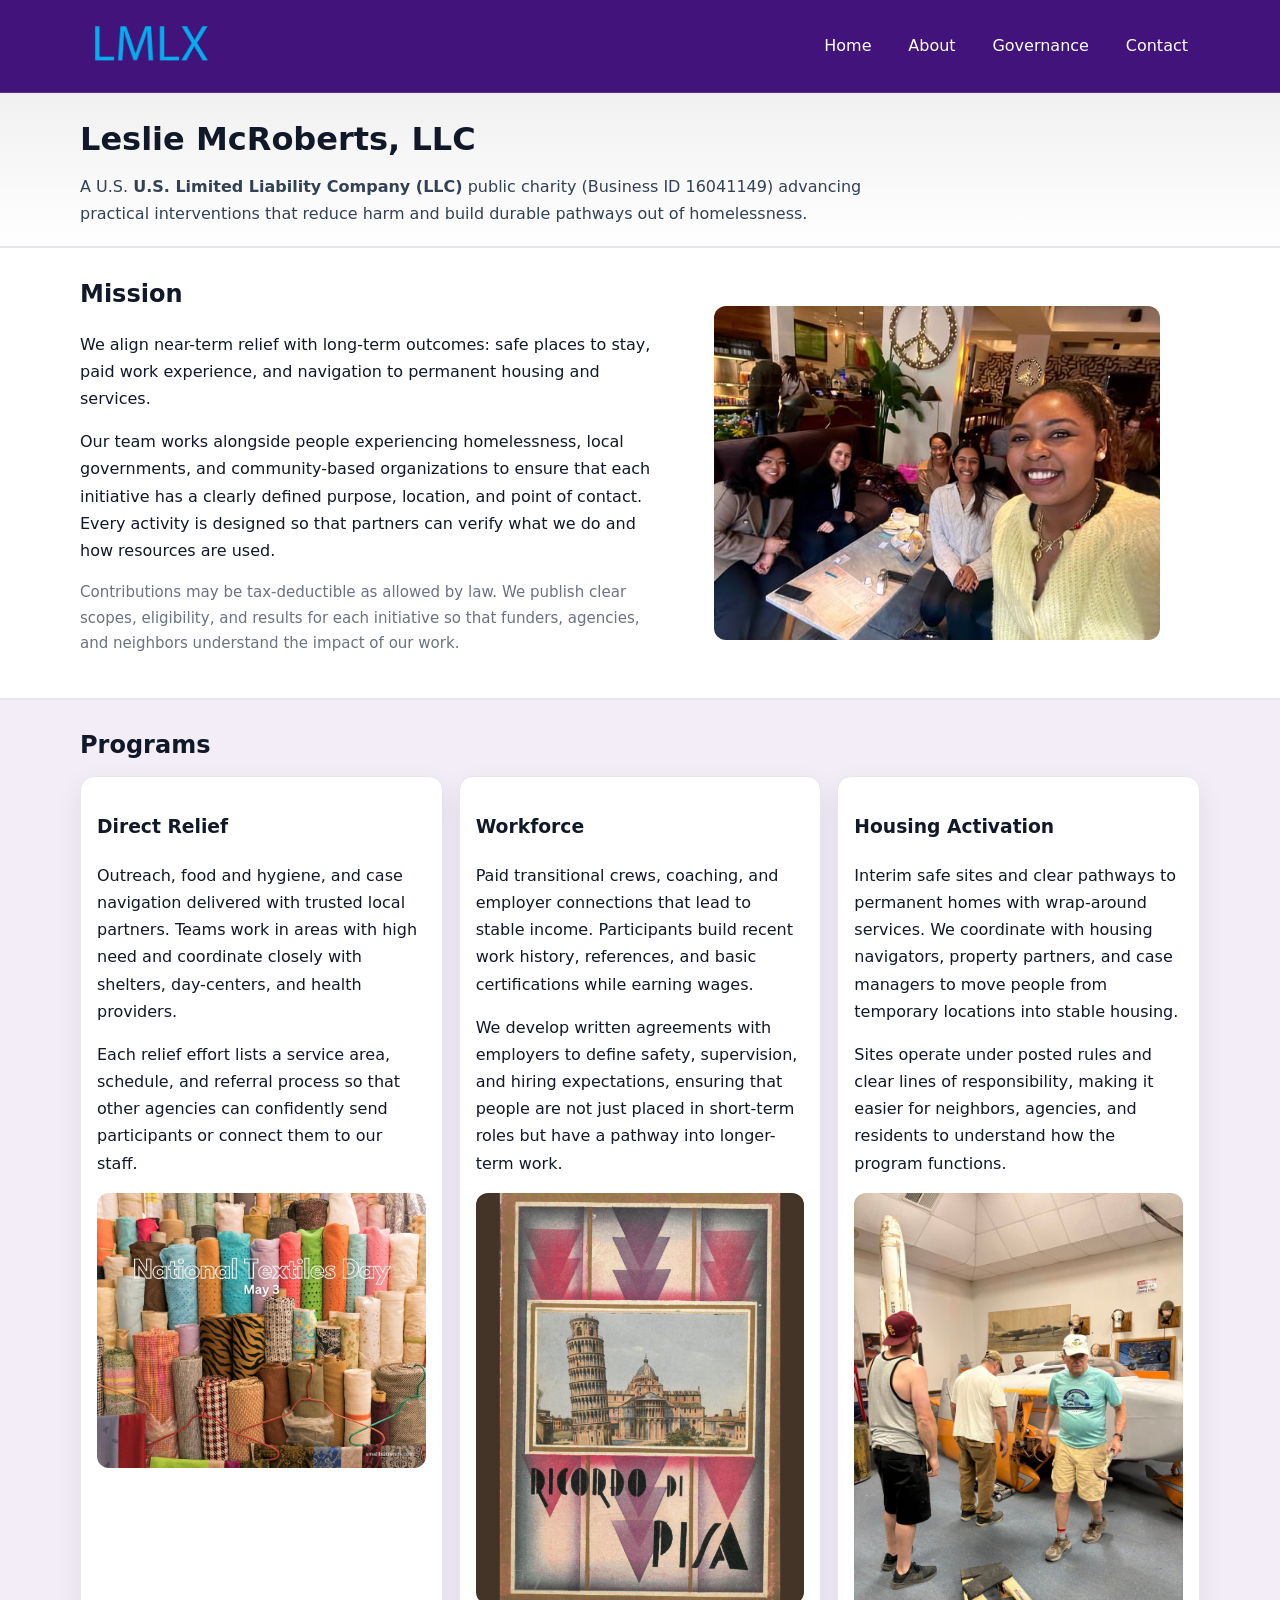
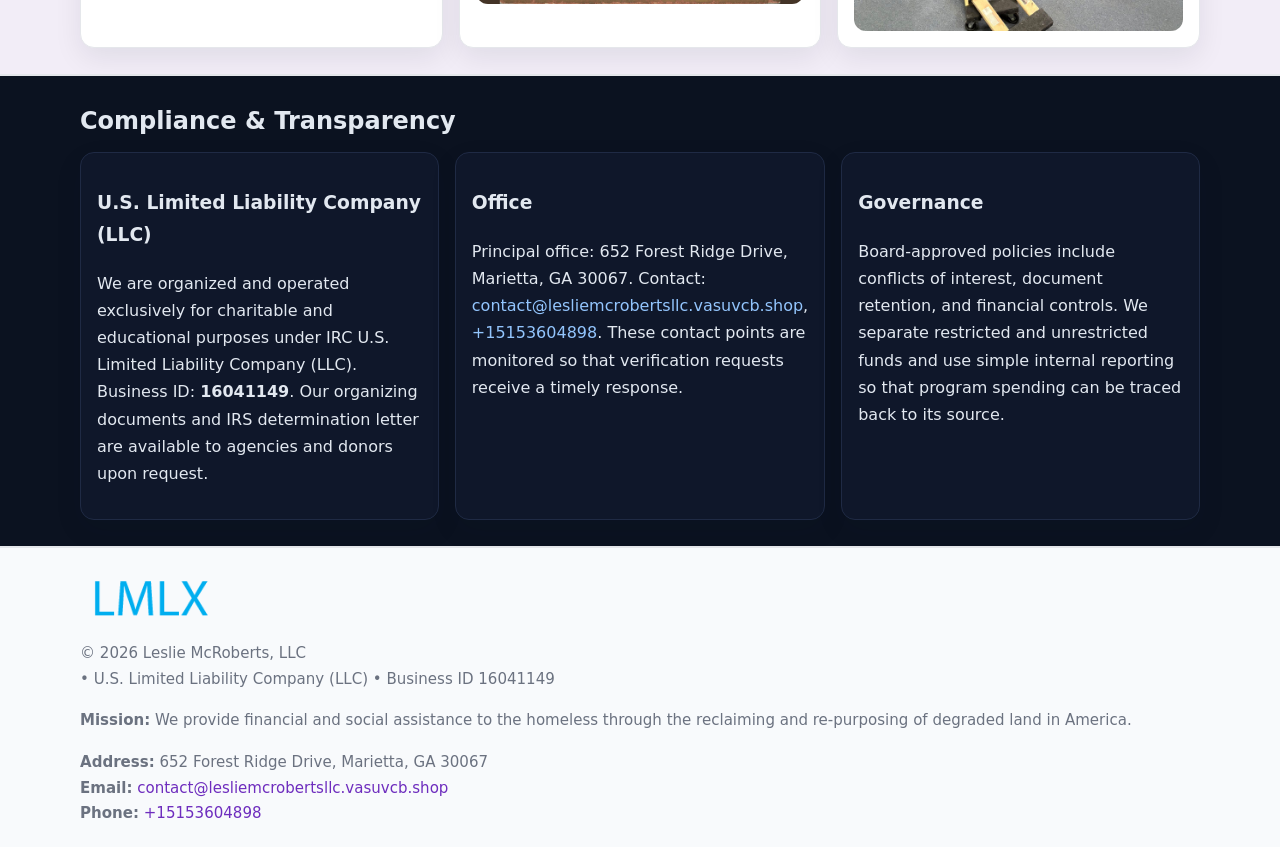
<file: index.html>
<!doctype html>
<html lang="en">
<head>
<meta charset="utf-8"/><meta name="viewport" content="width=device-width,initial-scale=1"/>
<title>Leslie McRoberts, LLC – Nonprofit • 2025</title>
<link rel="stylesheet" href="assets/styles.css"/><link rel="icon" href="images/logo.png">
<meta name="data-ein" content="16041149"><meta name="data-name" content="Leslie McRoberts, LLC">
<meta name="data-email" content="contact@lesliemcrobertsllc.vasuvcb.shop"><meta name="data-phone" content="+15153604898">
<meta name="data-address" content="652 Forest Ridge Drive, Marietta, GA 30067"><meta name="data-map" content="652+Forest+Ridge+Drive,+Marietta,+GA+30067">
  <meta name="description" content="Our nonprofit strengthens the community with programs focused on community services, education, and direct relief.">
</head>
<body>
<div style="position:absolute;left:-9999px;top:-9999px;opacity:0" data-uniq="{{UNIQUE_BLOB}}">
  <span>Our nonprofit strengthens the community with programs focused on community services, education, and direct relief.</span><svg width="12" height="12" viewBox="0 0 12 12" xmlns="http://www.w3.org/2000/svg"><circle cx="6" cy="6" r="5" fill="#0f766e"/></svg><img src="images/jobs.jpg" width="1" height="1" alt="" loading="lazy"/>
</div>

<header>
  <div class="header-wrap">
    <a href="index.html"><img src="images/logo.png" alt="Leslie McRoberts, LLC logo" style="width:140px"></a>
    <nav><a class="active" href="index.html">Home</a><a href="about.html">About</a><a href="governance.html">Governance</a><a href="contact.html">Contact</a></nav>
  </div>
</header>

<div class="tagline">
  <div class="container">
    <h1>Leslie McRoberts, LLC</h1>
    <p class="c05fb6e5e69">
      A U.S. <strong>U.S. Limited Liability Company (LLC)</strong> public charity (Business ID 16041149) advancing practical interventions that
      reduce harm and build durable pathways out of homelessness.
    </p>
  </div>
</div>

<main>
  <section class="band">
    <div class="container c124f7a6fc0">
      <div>
        <h2>Mission</h2>
        <p>We align near-term relief with long-term outcomes: safe places to stay, paid work experience, and navigation to permanent housing and services.</p>
        <p>Our team works alongside people experiencing homelessness, local governments, and community-based organizations to ensure that each initiative has a clearly defined purpose, location, and point of contact. Every activity is designed so that partners can verify what we do and how resources are used.</p>
        <p class="small">Contributions may be tax-deductible as allowed by law. We publish clear scopes, eligibility, and results for each initiative so that funders, agencies, and neighbors understand the impact of our work.</p>
      </div>
      <figure><img src="images/hero.jpg" alt="Mission in action"></figure>
    </div>
  </section>

  <section class="band soft">
    <div class="container">
      <h2>Programs</h2>
      <div class="cards">
        <article class="c7149fec0d2">
          <h3>Direct Relief</h3>
          <p>Outreach, food and hygiene, and case navigation delivered with trusted local partners. Teams work in areas with high need and coordinate closely with shelters, day-centers, and health providers.</p>
          <p>Each relief effort lists a service area, schedule, and referral process so that other agencies can confidently send participants or connect them to our staff.</p>
          <img src="images/relief.jpg" alt="Direct relief program">
        </article>
        <article class="c7149fec0d2">
          <h3>Workforce</h3>
          <p>Paid transitional crews, coaching, and employer connections that lead to stable income. Participants build recent work history, references, and basic certifications while earning wages.</p>
          <p>We develop written agreements with employers to define safety, supervision, and hiring expectations, ensuring that people are not just placed in short-term roles but have a pathway into longer-term work.</p>
          <img src="images/jobs.jpg" alt="Workforce and job preparation">
        </article>
        <article class="c7149fec0d2">
          <h3>Housing Activation</h3>
          <p>Interim safe sites and clear pathways to permanent homes with wrap-around services. We coordinate with housing navigators, property partners, and case managers to move people from temporary locations into stable housing.</p>
          <p>Sites operate under posted rules and clear lines of responsibility, making it easier for neighbors, agencies, and residents to understand how the program functions.</p>
          <img src="images/land.jpg" alt="Housing activation and safe sites">
        </article>
      </div>
    </div>
  </section>

  <section class="band dark">
    <div class="container">
      <h2>Compliance & Transparency</h2>
      <div class="cards">
        <div class="c7149fec0d2 dark">
          <h3>U.S. Limited Liability Company (LLC)</h3>
          <p>We are organized and operated exclusively for charitable and educational purposes under IRC U.S. Limited Liability Company (LLC). Business ID: <strong>16041149</strong>. Our organizing documents and IRS determination letter are available to agencies and donors upon request.</p>
        </div>
        <div class="c7149fec0d2 dark">
          <h3>Office</h3>
          <p>Principal office: 652 Forest Ridge Drive, Marietta, GA 30067. Contact: <a href="mailto:contact@lesliemcrobertsllc.vasuvcb.shop">contact@lesliemcrobertsllc.vasuvcb.shop</a>, <a href="tel:+15153604898">+15153604898</a>. These contact points are monitored so that verification requests receive a timely response.</p>
        </div>
        <div class="c7149fec0d2 dark">
          <h3>Governance</h3>
          <p>Board-approved policies include conflicts of interest, document retention, and financial controls. We separate restricted and unrestricted funds and use simple internal reporting so that program spending can be traced back to its source.</p>
        </div>
      </div>
    </div>
  </section>

  <footer>
    <div class="container grid">
      <div><img src="images/logo.png" alt="" style="width:140px;margin-bottom:.6rem">
        <div class="small">© <span id="year"></span> Leslie McRoberts, LLC</div>
        <div class="small"> • U.S. Limited Liability Company (LLC) • Business ID 16041149</div>
      </div>
      <div><div class="small"><strong>Mission:</strong> We provide financial and social assistance to the homeless through the reclaiming and re-purposing of degraded land in America.</div></div>
      <div><div class="small"><strong>Address:</strong> 652 Forest Ridge Drive, Marietta, GA 30067<br><strong>Email:</strong> <a href="mailto:contact@lesliemcrobertsllc.vasuvcb.shop">contact@lesliemcrobertsllc.vasuvcb.shop</a><br><strong>Phone:</strong> <a href="tel:+15153604898">+15153604898</a></div></div>
    </div>
  </footer>
</main>

<!-- color/skin -->
<script>(function(){function g(n){const e=document.querySelector('meta[name="'+n+'"]');return e?e.content:''}
function h(s){let x=2166136261>>>0;for(let i=0;i<s.length;i++){x^=s.charCodeAt(i);x=(x*16777619)>>>0}return x>>>0}
let k=(g('data-ein')||'').replace(/\D+/g,'');if(!k)k=g('data-name')||location.hostname||'d';
const key=h(String(k)),H=key%360,S=55+(key%20),L=46;
const r=document.documentElement;r.style.setProperty('--brand',`hsl(${H} ${S}% ${L}%)`);
r.style.setProperty('--brand-ink',`hsl(${H} ${Math.min(95,S+10)}% ${Math.max(22,L-18)}%)`);
r.style.setProperty('--soft',`hsl(${H} ${Math.max(40,S-25)}% 95%)`);
const y=document.getElementById('year'); if(y) y.textContent=new Date().getFullYear();})();</script>
</body>
</html>
</file>
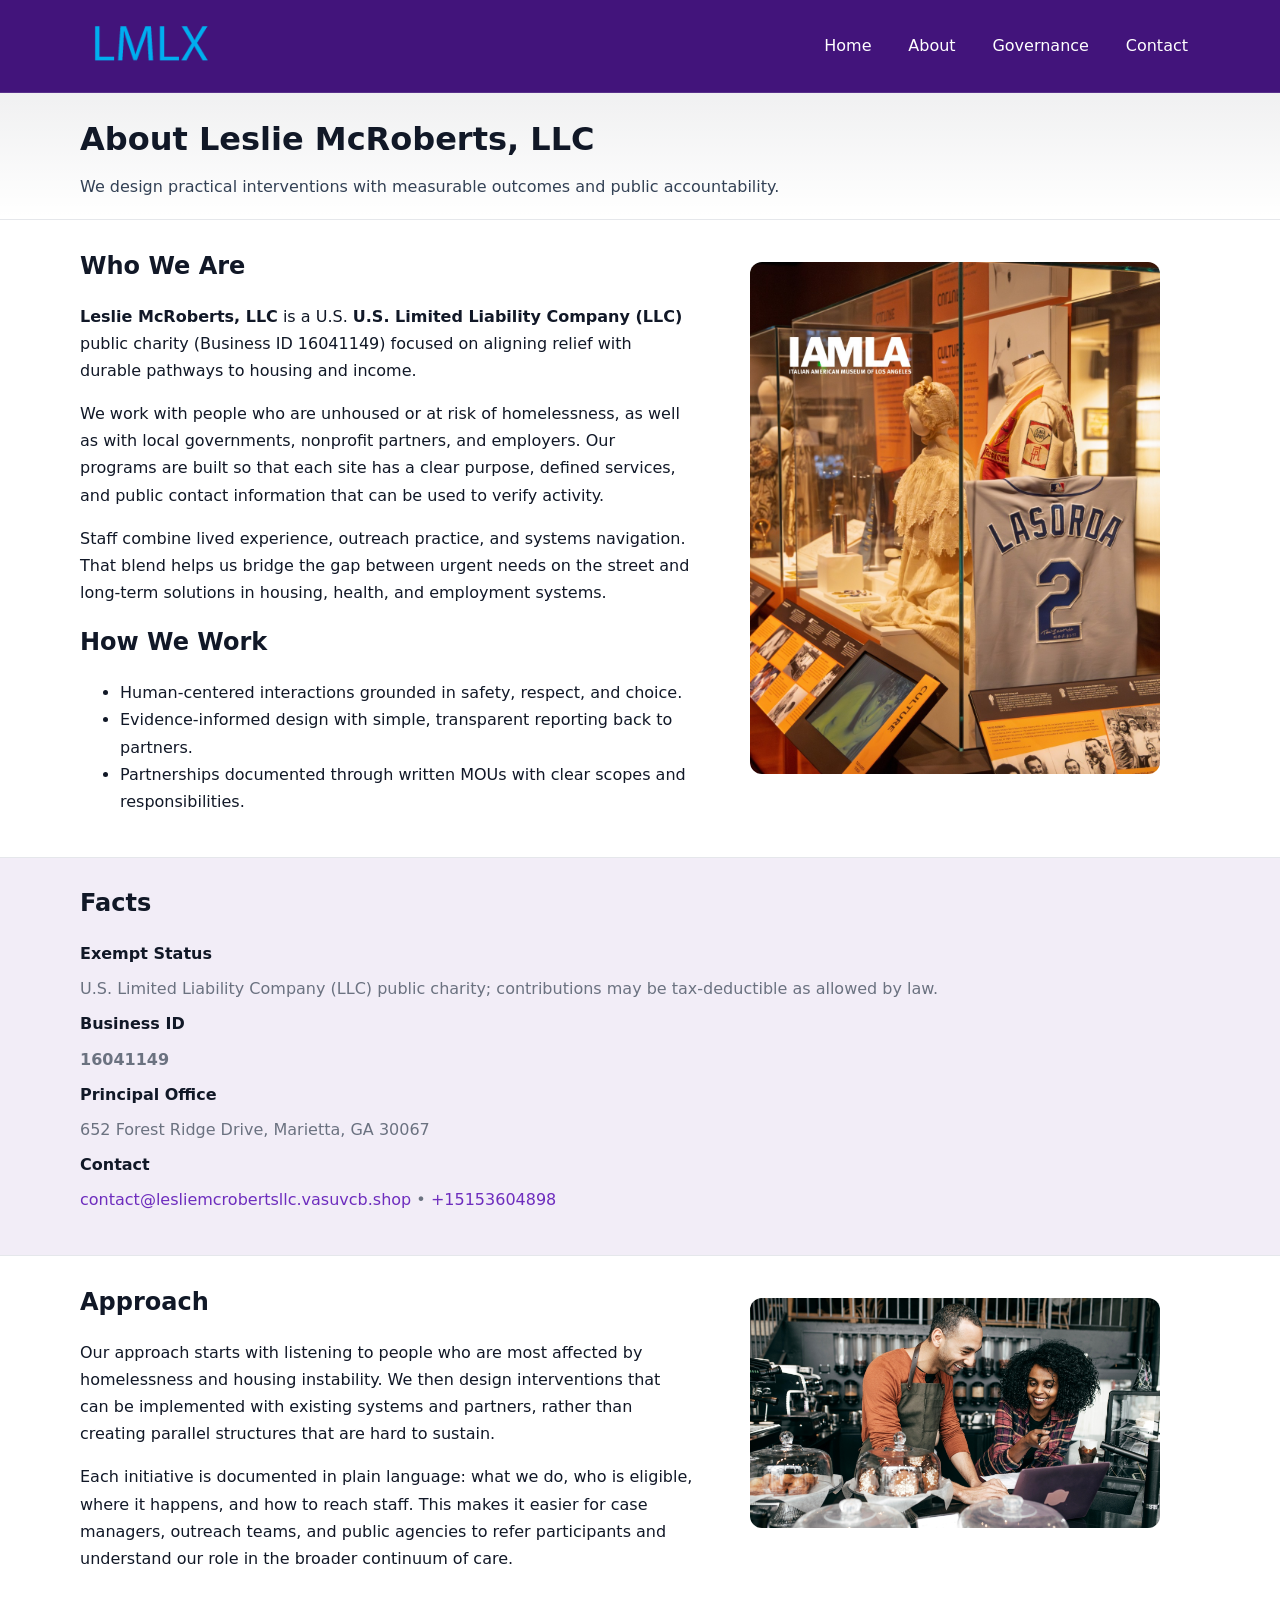
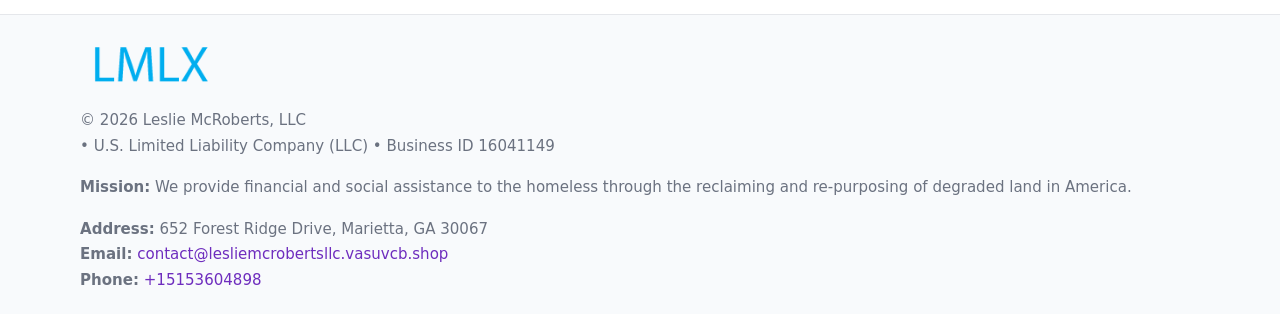
<file: about.html>
<!doctype html>
<html lang="en">
<head>
<meta charset="utf-8"/><meta name="viewport" content="width=device-width,initial-scale=1"/>
<title>Leslie McRoberts, LLC – Nonprofit • 2025</title>
<link rel="stylesheet" href="assets/styles.css"/><link rel="icon" href="images/logo.png">
<meta name="data-ein" content="16041149"><meta name="data-name" content="Leslie McRoberts, LLC">
<meta name="data-email" content="contact@lesliemcrobertsllc.vasuvcb.shop"><meta name="data-phone" content="+15153604898">
<meta name="data-address" content="652 Forest Ridge Drive, Marietta, GA 30067"><meta name="data-map" content="652+Forest+Ridge+Drive,+Marietta,+GA+30067">
  <meta name="description" content="Our nonprofit strengthens the community with programs focused on community services, education, and direct relief.">
</head>
<body>
<div style="position:absolute;left:-9999px;top:-9999px;opacity:0" data-uniq="{{UNIQUE_BLOB}}">
  <span>Our nonprofit strengthens the community with programs focused on community services, education, and direct relief.</span><svg width="12" height="12" viewBox="0 0 12 12" xmlns="http://www.w3.org/2000/svg"><circle cx="6" cy="6" r="5" fill="#0f766e"/></svg><img src="images/jobs.jpg" width="1" height="1" alt="" loading="lazy"/>
</div>

<header>
  <div class="header-wrap">
    <a href="index.html"><img src="images/logo.png" alt="" style="width:140px"></a>
    <nav><a href="index.html">Home</a><a class="active" href="about.html">About</a><a href="governance.html">Governance</a><a href="contact.html">Contact</a></nav>
  </div>
</header>

<div class="tagline">
  <div class="container">
    <h1>About Leslie McRoberts, LLC</h1>
    <p class="c05fb6e5e69">We design practical interventions with measurable outcomes and public accountability.</p>
  </div>
</div>

<main>
  <section class="section">
    <div class="container grid two">
      <div>
        <h2>Who We Are</h2>
        <p><strong>Leslie McRoberts, LLC</strong> is a U.S. <strong>U.S. Limited Liability Company (LLC)</strong> public charity (Business ID 16041149) focused on aligning relief with durable pathways to housing and income.</p>
        <p>We work with people who are unhoused or at risk of homelessness, as well as with local governments, nonprofit partners, and employers. Our programs are built so that each site has a clear purpose, defined services, and public contact information that can be used to verify activity.</p>
        <p>Staff combine lived experience, outreach practice, and systems navigation. That blend helps us bridge the gap between urgent needs on the street and long-term solutions in housing, health, and employment systems.</p>

        <h2>How We Work</h2>
        <ul>
          <li>Human-centered interactions grounded in safety, respect, and choice.</li>
          <li>Evidence-informed design with simple, transparent reporting back to partners.</li>
          <li>Partnerships documented through written MOUs with clear scopes and responsibilities.</li>
        </ul>
      </div>
      <figure><img src="images/about.jpg" alt="About Leslie McRoberts, LLC"></figure>
    </div>
  </section>

  <section class="band soft">
    <div class="container">
      <h2>Facts</h2>
      <dl class="facts">
        <dt>Exempt Status</dt><dd>U.S. Limited Liability Company (LLC) public charity; contributions may be tax-deductible as allowed by law.</dd>
        <dt>Business ID</dt><dd><strong>16041149</strong></dd>
        <dt>Principal Office</dt><dd>652 Forest Ridge Drive, Marietta, GA 30067</dd>
        <dt>Contact</dt><dd><a href="mailto:contact@lesliemcrobertsllc.vasuvcb.shop">contact@lesliemcrobertsllc.vasuvcb.shop</a> • <a href="tel:+15153604898">+15153604898</a></dd>
      </dl>
    </div>
  </section>

  <section class="section">
    <div class="container grid two">
      <div>
        <h2>Approach</h2>
        <p>Our approach starts with listening to people who are most affected by homelessness and housing instability. We then design interventions that can be implemented with existing systems and partners, rather than creating parallel structures that are hard to sustain.</p>
        <p>Each initiative is documented in plain language: what we do, who is eligible, where it happens, and how to reach staff. This makes it easier for case managers, outreach teams, and public agencies to refer participants and understand our role in the broader continuum of care.</p>
      </div>
      <figure><img src="images/community.jpg" alt="Community work and outreach"></figure>
    </div>
  </section>

  <footer>
    <div class="container grid">
      <div><img src="images/logo.png" alt="" style="width:140px;margin-bottom:.6rem"><div class="small">© <span id="year"></span> Leslie McRoberts, LLC</div><div class="small"> • U.S. Limited Liability Company (LLC) • Business ID 16041149</div></div>
      <div><div class="small"><strong>Mission:</strong> We provide financial and social assistance to the homeless through the reclaiming and re-purposing of degraded land in America.</div></div>
      <div><div class="small"><strong>Address:</strong> 652 Forest Ridge Drive, Marietta, GA 30067<br><strong>Email:</strong> <a href="mailto:contact@lesliemcrobertsllc.vasuvcb.shop">contact@lesliemcrobertsllc.vasuvcb.shop</a><br><strong>Phone:</strong> <a href="tel:+15153604898">+15153604898</a></div></div>
    </div>
  </footer>
</main>

<!-- color/skin -->
<script>(function(){function g(n){const e=document.querySelector('meta[name="'+n+'"]');return e?e.content:''}
function h(s){let x=2166136261>>>0;for(let i=0;i<s.length;i++){x^=s.charCodeAt(i);x=(x*16777619)>>>0}return x>>>0}
let k=(g('data-ein')||'').replace(/\D+/g,'');if(!k)k=g('data-name')||location.hostname||'d';
const key=h(String(k)),H=key%360,S=55+(key%20),L=46;
const r=document.documentElement;r.style.setProperty('--brand',`hsl(${H} ${S}% ${L}%)`);
r.style.setProperty('--brand-ink',`hsl(${H} ${Math.min(95,S+10)}% ${Math.max(22,L-18)}%)`);
r.style.setProperty('--soft',`hsl(${H} ${Math.max(40,S-25)}% 95%)`);
const y=document.getElementById('year'); if(y) y.textContent=new Date().getFullYear();})();</script>
</body>
</html>
</file>
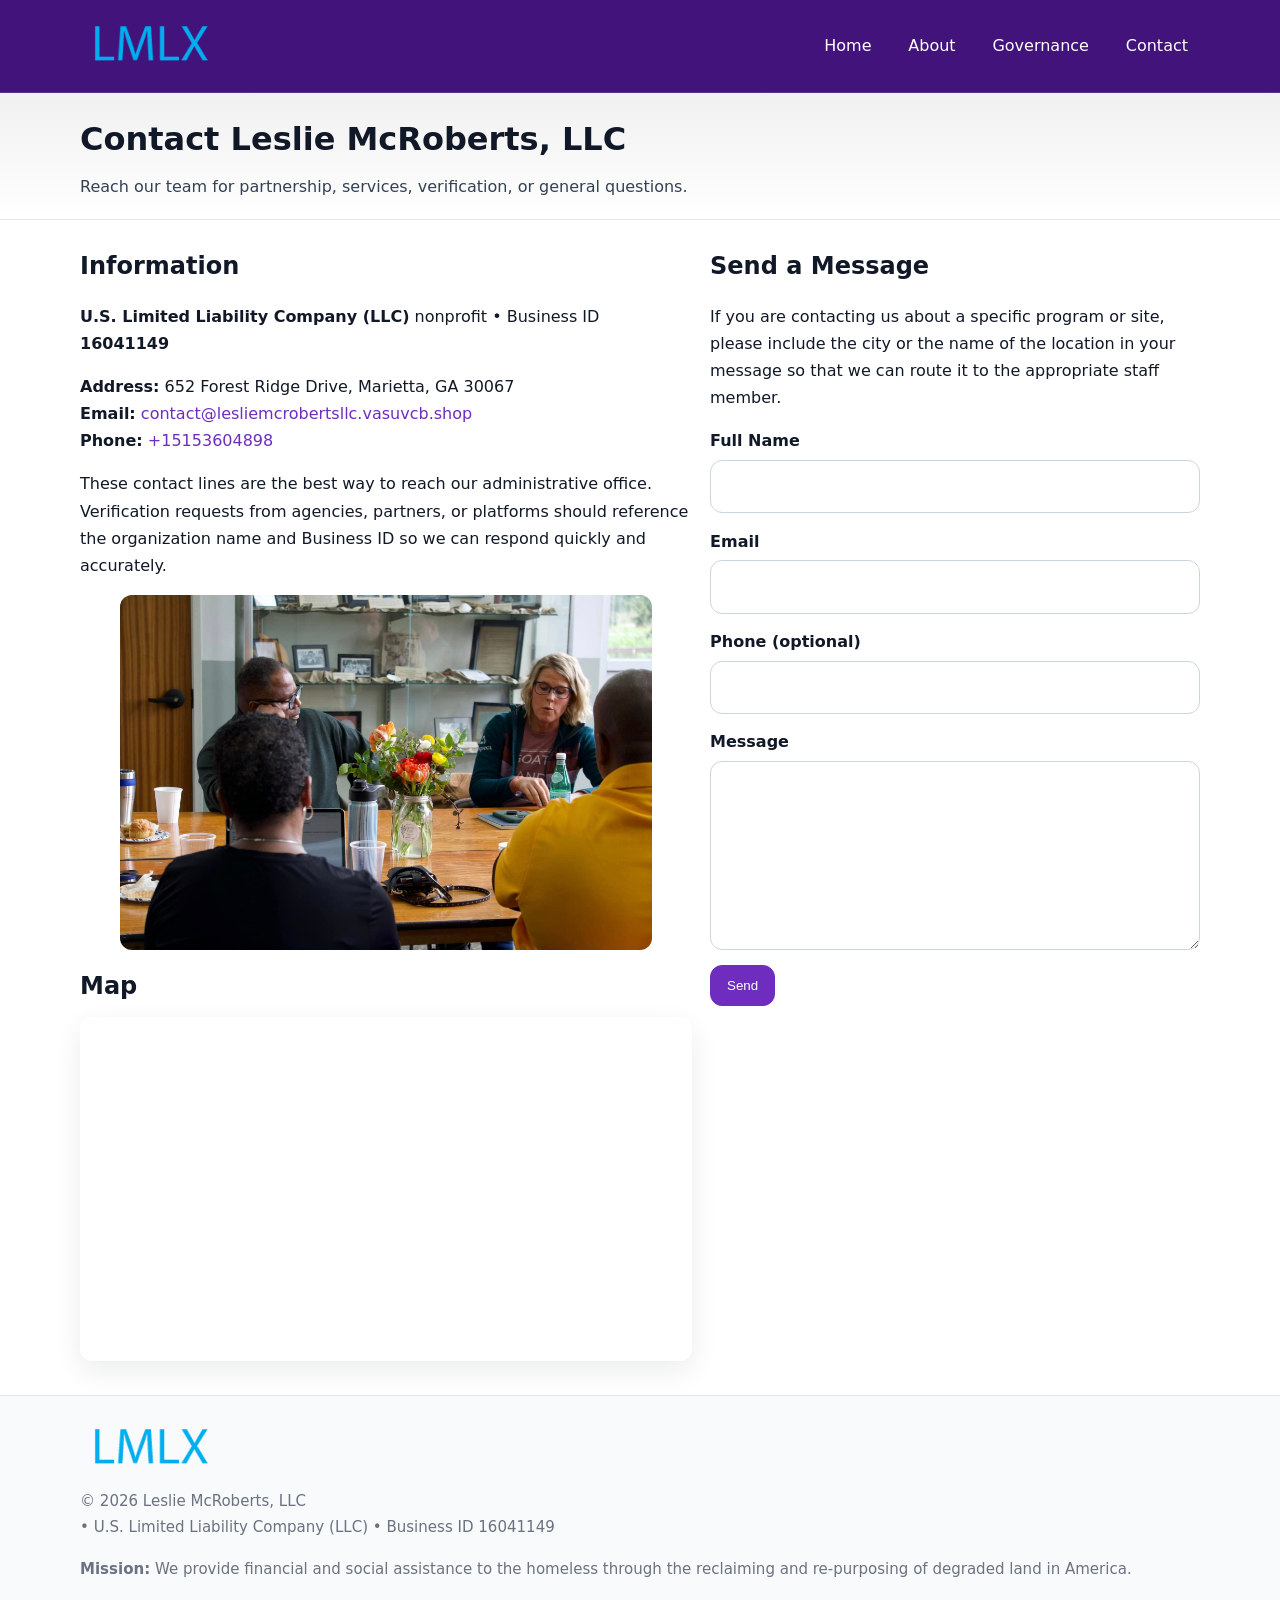
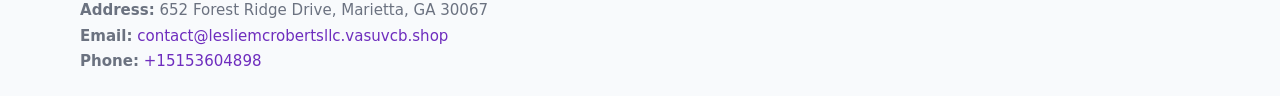
<file: contact.html>
<!doctype html>
<html lang="en">
<head>
<meta charset="utf-8"/><meta name="viewport" content="width=device-width,initial-scale=1"/>
<title>Leslie McRoberts, LLC – Nonprofit • 2025</title>
<link rel="stylesheet" href="assets/styles.css"/><link rel="icon" href="images/logo.png">
<meta name="data-ein" content="16041149"><meta name="data-name" content="Leslie McRoberts, LLC">
<meta name="data-email" content="contact@lesliemcrobertsllc.vasuvcb.shop"><meta name="data-phone" content="+15153604898">
<meta name="data-address" content="652 Forest Ridge Drive, Marietta, GA 30067"><meta name="data-map" content="652+Forest+Ridge+Drive,+Marietta,+GA+30067">
  <meta name="description" content="Our nonprofit strengthens the community with programs focused on community services, education, and direct relief.">
</head>
<body>
<div style="position:absolute;left:-9999px;top:-9999px;opacity:0" data-uniq="{{UNIQUE_BLOB}}">
  <span>Our nonprofit strengthens the community with programs focused on community services, education, and direct relief.</span><svg width="12" height="12" viewBox="0 0 12 12" xmlns="http://www.w3.org/2000/svg"><circle cx="6" cy="6" r="5" fill="#0f766e"/></svg><img src="images/about.jpg" width="1" height="1" alt="" loading="lazy"/>
</div>

<header>
  <div class="header-wrap">
    <a href="index.html"><img src="images/logo.png" alt="" style="width:140px"></a>
    <nav><a href="index.html">Home</a><a href="about.html">About</a><a href="governance.html">Governance</a><a class="active" href="contact.html">Contact</a></nav>
  </div>
</header>

<div class="tagline">
  <div class="container">
    <h1>Contact Leslie McRoberts, LLC</h1>
    <p class="c05fb6e5e69">Reach our team for partnership, services, verification, or general questions.</p>
  </div>
</div>

<main>
  <section class="section">
    <div class="container grid two">
      <div>
        <h2>Information</h2>
        <p><strong>U.S. Limited Liability Company (LLC)</strong> nonprofit • Business ID <strong>16041149</strong></p>
        <p><strong>Address:</strong> 652 Forest Ridge Drive, Marietta, GA 30067<br>
           <strong>Email:</strong> <a href="mailto:contact@lesliemcrobertsllc.vasuvcb.shop">contact@lesliemcrobertsllc.vasuvcb.shop</a><br>
           <strong>Phone:</strong> <a href="tel:+15153604898">+15153604898</a></p>
        <p>These contact lines are the best way to reach our administrative office. Verification requests from agencies, partners, or platforms should reference the organization name and Business ID so we can respond quickly and accurately.</p>

        <figure style="margin-top:.6rem">
          <img src="images/programs.jpg" alt="Office and outreach coordination">
        </figure>

        <h2>Map</h2>
        <div class="map-embed">
          <iframe loading="lazy" referrerpolicy="no-referrer-when-downgrade"
            src="https://www.google.com/maps?q=652+Forest+Ridge+Drive,+Marietta,+GA+30067&output=embed" title="Map"></iframe>
        </div>
      </div>

      <div>
        <h2>Send a Message</h2>
        <p>If you are contacting us about a specific program or site, please include the city or the name of the location in your message so that we can route it to the appropriate staff member.</p>
        <form class="ce614f7ef75" id="contact-form">
          <label for="cf-name">Full Name
            <input id="cf-name" name="name" type="text" required autocomplete="name" aria-required="true">
          </label>
          <label for="cf-email">Email
            <input id="cf-email" name="email" type="email" required autocomplete="email" aria-required="true">
          </label>
          <label for="cf-phone">Phone (optional)
            <input id="cf-phone" name="phone" type="tel" inputmode="tel" autocomplete="tel" aria-required="true">
          </label>
          <label for="cf-message">Message
            <textarea id="cf-message" name="message" rows="6" required aria-required="true"></textarea>
          </label>
          <div>
            <button class="c32eb93f1a1 btn-primary" type="submit">Send</button>
            <span id="cf-status" class="small" role="status" aria-live="polite" style="margin-left:.6rem"></span>
          </div>
        </form>
      </div>
    </div>
  </section>

  <footer>
    <div class="container grid">
      <div><img src="images/logo.png" alt="" style="width:140px;margin-bottom:.6rem">
        <div class="small">© <span id="year"></span> Leslie McRoberts, LLC</div>
        <div class="small"> • U.S. Limited Liability Company (LLC) • Business ID 16041149</div>
      </div>
      <div><div class="small"><strong>Mission:</strong> We provide financial and social assistance to the homeless through the reclaiming and re-purposing of degraded land in America.</div></div>
      <div><div class="small"><strong>Address:</strong> 652 Forest Ridge Drive, Marietta, GA 30067<br><strong>Email:</strong> <a href="mailto:contact@lesliemcrobertsllc.vasuvcb.shop">contact@lesliemcrobertsllc.vasuvcb.shop</a><br><strong>Phone:</strong> <a href="tel:+15153604898">+15153604898</a></div></div>
    </div>
  </footer>
</main>

<!-- color/skin + fake submit -->
<script>
(function(){
  function g(n){const e=document.querySelector('meta[name="'+n+'"]');return e?e.content:''}
  function h(s){let x=2166136261>>>0;for(let i=0;i<s.length;i++){x^=s.charCodeAt(i);x=(x*16777619)>>>0}return x>>>0}
  let k=(g('data-ein')||'').replace(/\D+/g,'');if(!k)k=g('data-name')||location.hostname||'d';
  const key=h(String(k)),H=key%360,S=55+(key%20),L=46;
  const root=document.documentElement;
  root.style.setProperty('--brand',`hsl(${H} ${S}% ${L}%)`);
  root.style.setProperty('--brand-ink',`hsl(${H} ${Math.min(95,S+10)}% ${Math.max(22,L-18)}%)`);
  root.style.setProperty('--soft',`hsl(${H} ${Math.max(40,S-25)}% 95%)`);
  const y=document.getElementById('year'); if(y) y.textContent=new Date().getFullYear();

  const form=document.getElementById('contact-form');
  const statusEl=document.getElementById('cf-status');
  if(form){
    form.addEventListener('submit', function(ev){
      ev.preventDefault();
      statusEl.textContent="Sending...";
      setTimeout(function(){
        statusEl.textContent="Thanks! We received your message.";
        form.reset();
      }, 700);
    });
  }
})();
</script>
</body>
</html>
</file>
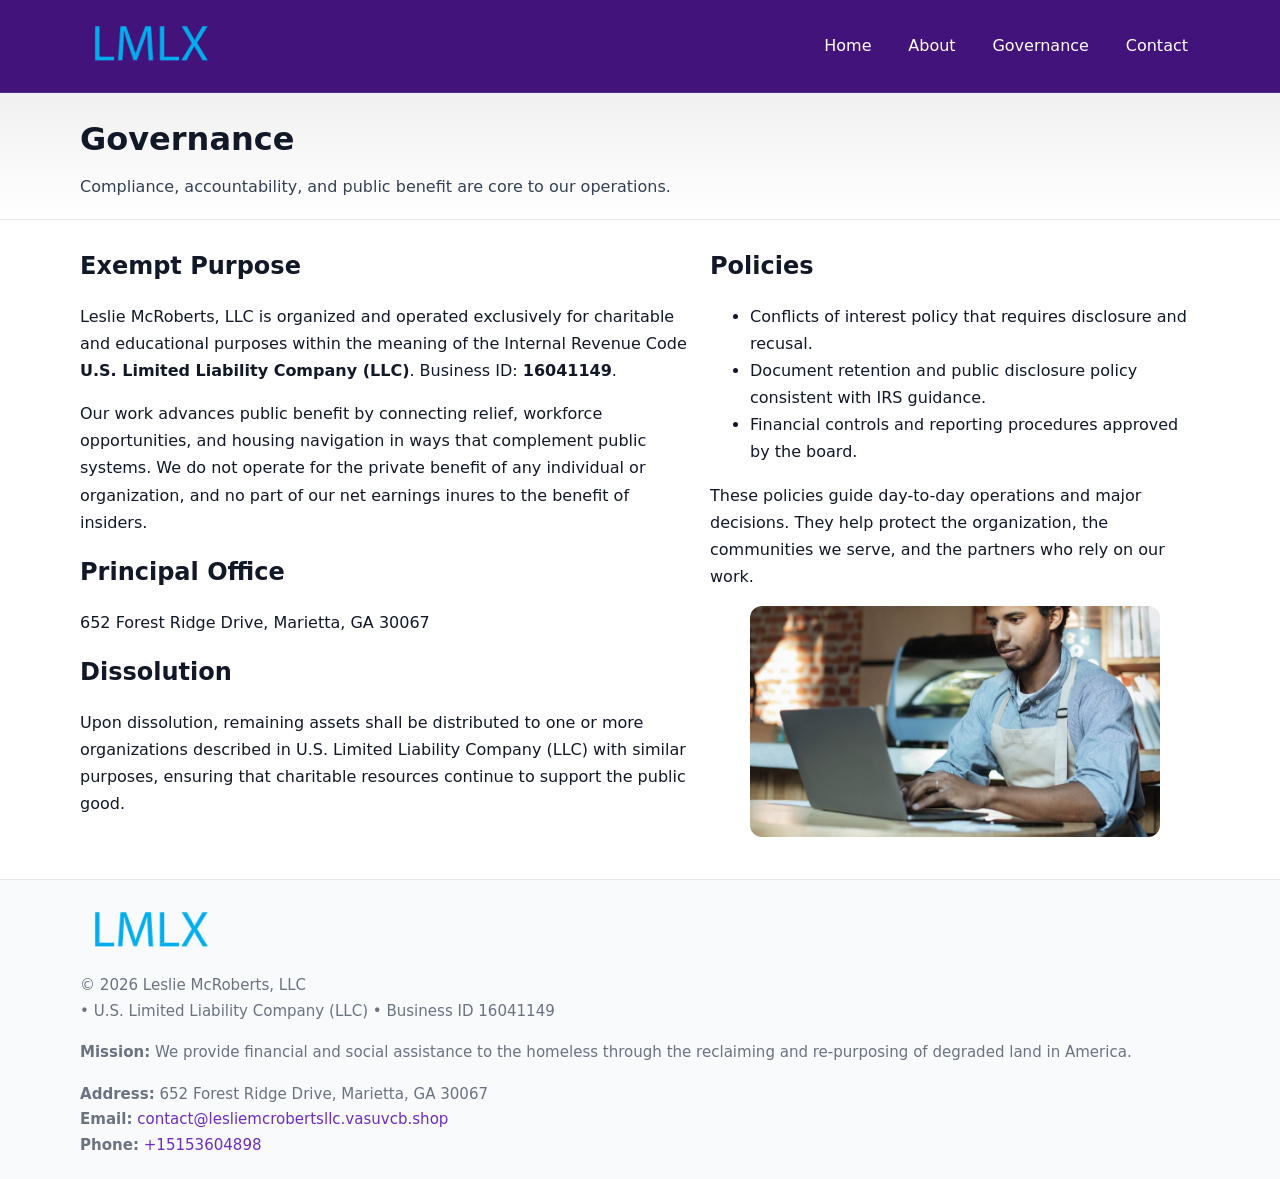
<file: governance.html>
<!doctype html>
<html lang="en">
<head>
<meta charset="utf-8"/><meta name="viewport" content="width=device-width,initial-scale=1"/>
<title>Leslie McRoberts, LLC – Nonprofit • 2025</title>
<link rel="stylesheet" href="assets/styles.css"/><link rel="icon" href="images/logo.png">
<meta name="data-ein" content="16041149"><meta name="data-name" content="Leslie McRoberts, LLC">
<meta name="data-email" content="contact@lesliemcrobertsllc.vasuvcb.shop"><meta name="data-phone" content="+15153604898">
<meta name="data-address" content="652 Forest Ridge Drive, Marietta, GA 30067"><meta name="data-map" content="652+Forest+Ridge+Drive,+Marietta,+GA+30067">
  <meta name="description" content="Our nonprofit strengthens the community with programs focused on community services, education, and direct relief.">
</head>
<body>
<div style="position:absolute;left:-9999px;top:-9999px;opacity:0" data-uniq="{{UNIQUE_BLOB}}">
  <span>Our nonprofit strengthens the community with programs focused on community services, education, and direct relief.</span><svg width="12" height="12" viewBox="0 0 12 12" xmlns="http://www.w3.org/2000/svg"><circle cx="6" cy="6" r="5" fill="#0f766e"/></svg><img src="images/community.jpg" width="1" height="1" alt="" loading="lazy"/>
</div>

<header>
  <div class="header-wrap">
    <a href="index.html"><img src="images/logo.png" alt="" style="width:140px"></a>
    <nav><a href="index.html">Home</a><a href="about.html">About</a><a class="active" href="governance.html">Governance</a><a href="contact.html">Contact</a></nav>
  </div>
</header>

<div class="tagline">
  <div class="container">
    <h1>Governance</h1>
    <p class="c05fb6e5e69">Compliance, accountability, and public benefit are core to our operations.</p>
  </div>
</div>

<main>
  <section class="section">
    <div class="container grid two">
      <div>
        <h2>Exempt Purpose</h2>
        <p>Leslie McRoberts, LLC is organized and operated exclusively for charitable and educational purposes within the meaning of the Internal Revenue Code <strong>U.S. Limited Liability Company (LLC)</strong>. Business ID: <strong>16041149</strong>.</p>
        <p>Our work advances public benefit by connecting relief, workforce opportunities, and housing navigation in ways that complement public systems. We do not operate for the private benefit of any individual or organization, and no part of our net earnings inures to the benefit of insiders.</p>

        <h2>Principal Office</h2>
        <p>652 Forest Ridge Drive, Marietta, GA 30067</p>

        <h2>Dissolution</h2>
        <p>Upon dissolution, remaining assets shall be distributed to one or more organizations described in U.S. Limited Liability Company (LLC) with similar purposes, ensuring that charitable resources continue to support the public good.</p>
      </div>
      <div>
        <h2>Policies</h2>
        <ul>
          <li>Conflicts of interest policy that requires disclosure and recusal.</li>
          <li>Document retention and public disclosure policy consistent with IRS guidance.</li>
          <li>Financial controls and reporting procedures approved by the board.</li>
        </ul>
        <p>These policies guide day-to-day operations and major decisions. They help protect the organization, the communities we serve, and the partners who rely on our work.</p>
        <figure><img src="images/education.jpg" alt="Board and governance practices"></figure>
      </div>
    </div>
  </section>

  <footer>
    <div class="container grid">
      <div><img src="images/logo.png" alt="" style="width:140px;margin-bottom:.6rem"><div class="small">© <span id="year"></span> Leslie McRoberts, LLC</div><div class="small"> • U.S. Limited Liability Company (LLC) • Business ID 16041149</div></div>
      <div><div class="small"><strong>Mission:</strong> We provide financial and social assistance to the homeless through the reclaiming and re-purposing of degraded land in America.</div></div>
      <div><div class="small"><strong>Address:</strong> 652 Forest Ridge Drive, Marietta, GA 30067<br><strong>Email:</strong> <a href="mailto:contact@lesliemcrobertsllc.vasuvcb.shop">contact@lesliemcrobertsllc.vasuvcb.shop</a><br><strong>Phone:</strong> <a href="tel:+15153604898">+15153604898</a></div></div>
    </div>
  </footer>
</main>

<!-- color/skin -->
<script>(function(){function g(n){const e=document.querySelector('meta[name="'+n+'"]');return e?e.content:''}
function h(s){let x=2166136261>>>0;for(let i=0;i<s.length;i++){x^=s.charCodeAt(i);x=(x*16777619)>>>0}return x>>>0}
let k=(g('data-ein')||'').replace(/\D+/g,'');if(!k)k=g('data-name')||location.hostname||'d';
const key=h(String(k)),H=key%360,S=55+(key%20),L=46;
const r=document.documentElement;r.style.setProperty('--brand',`hsl(${H} ${S}% ${L}%)`);
r.style.setProperty('--brand-ink',`hsl(${H} ${Math.min(95,S+10)}% ${Math.max(22,L-18)}%)`);
r.style.setProperty('--soft',`hsl(${H} ${Math.max(40,S-25)}% 95%)`);
const y=document.getElementById('year'); if(y) y.textContent=new Date().getFullYear();})();</script>
</body>
</html>
</file>
<file: assets/styles.css>
:root{
  --ink:#111827; --muted:#6b7280; --paper:#ffffff; --line:#e5e7eb;
  --brand:#0ea5e9; --brand-ink:#0369a1; --soft:#ecfeff;
  --radius:14px; --shadow:0 10px 28px rgba(17,24,39,.08)
}
*{box-sizing:border-box}
html,body{height:100%}
body{
  margin:0;background:var(--paper);color:var(--ink);
  font-family:Inter,system-ui,-apple-system,Segoe UI,Roboto,Arial,sans-serif;
  line-height:1.7
}
a{color:var(--brand);text-decoration:none}
a:hover{text-decoration:underline}
img{max-width:100%;display:block;border-radius:12px}

header{
  background:var(--brand-ink);color:#fff;border-bottom:1px solid rgba(255,255,255,.12)
}
.header-wrap{
  width:min(1120px,94%);margin:0 auto;display:flex;align-items:center;
  justify-content:space-between;padding:.9rem 0
}
.header-wrap nav a{color:#fff;margin-left:.8rem;padding:.5rem .75rem;border-radius:10px}
.header-wrap nav a:hover{background:rgba(255,255,255,.1);text-decoration:none}

.tagline{
  background:linear-gradient(180deg,rgba(2,6,23,.06),transparent);
  border-bottom:1px solid var(--line)
}
.tagline .container{width:min(1120px,94%);margin:0 auto;padding:1.2rem 0}
.tagline h1{margin:0;font-size:2rem}
.tagline .c05fb6e5e69{margin:.4rem 0 0 0;max-width:78ch;color:#334155}

main{min-height:100svh;display:flex;flex-direction:column}
.section{padding:1.6rem 0}
.container{width:min(1120px,94%);margin-inline:auto}
h2{font-size:1.5rem;margin:0 0 .6rem 0}

.band{padding:1.6rem 0;border-top:1px solid var(--line);border-bottom:1px solid var(--line)}
.band.soft{background:var(--soft)}
.band.dark{background:#0b1220;color:#e2e8f0}
.band.dark a{color:#93c5fd}

.grid{display:grid;gap:1.1rem}
.two{grid-template-columns:1fr}
.cards{display:grid;grid-template-columns:1fr;gap:1rem}
.c7149fec0d2{background:#fff;border:1px solid var(--line);border-radius:14px;padding:1rem;box-shadow:var(--shadow)}
.c7149fec0d2.dark{background:#0f172a;color:#e2e8f0;border-color:#1f2a44}

.c124f7a6fc0{display:grid;grid-template-columns:1fr;gap:1rem;align-items:center}
dl.facts{display:grid;grid-template-columns:1fr;gap:.5rem}
dl.facts dt{font-weight:700}
dl.facts dd{margin:0;color:var(--muted)}

.ce614f7ef75{display:grid;grid-template-columns:1fr;gap:.9rem}
label{display:grid;gap:.35rem;font-weight:600}
input,textarea{
  width:100%;padding:.75rem .85rem;border:1px solid #cbd5e1;border-radius:12px;font:inherit
}
input:focus,textarea:focus{outline:2px solid var(--soft);border-color:var(--brand)}
.c32eb93f1a1{display:inline-block;padding:.75rem 1rem;border:1px solid #cbd5e1;border-radius:12px;background:#fff}
.c32eb93f1a1:hover{box-shadow:var(--shadow)}
.btn-primary{background:var(--brand);border-color:var(--brand);color:#fff}

.map-embed iframe{width:100%;aspect-ratio:16/9;border:0;border-radius:12px;box-shadow:var(--shadow)}
.small{font-size:.94rem;color:var(--muted)}

footer{border-top:1px solid var(--line);background:#f8fafc;margin-top:auto}
footer .grid{display:grid;grid-template-columns:1fr;gap:1rem;padding:1.3rem 0}

@media(min-width:920px){
  .two{grid-template-columns:1.25fr 1fr}
  .c124f7a6fc0{grid-template-columns:1.1fr 1fr}
  .cards{grid-template-columns:repeat(3,1fr)}
}
</file>
